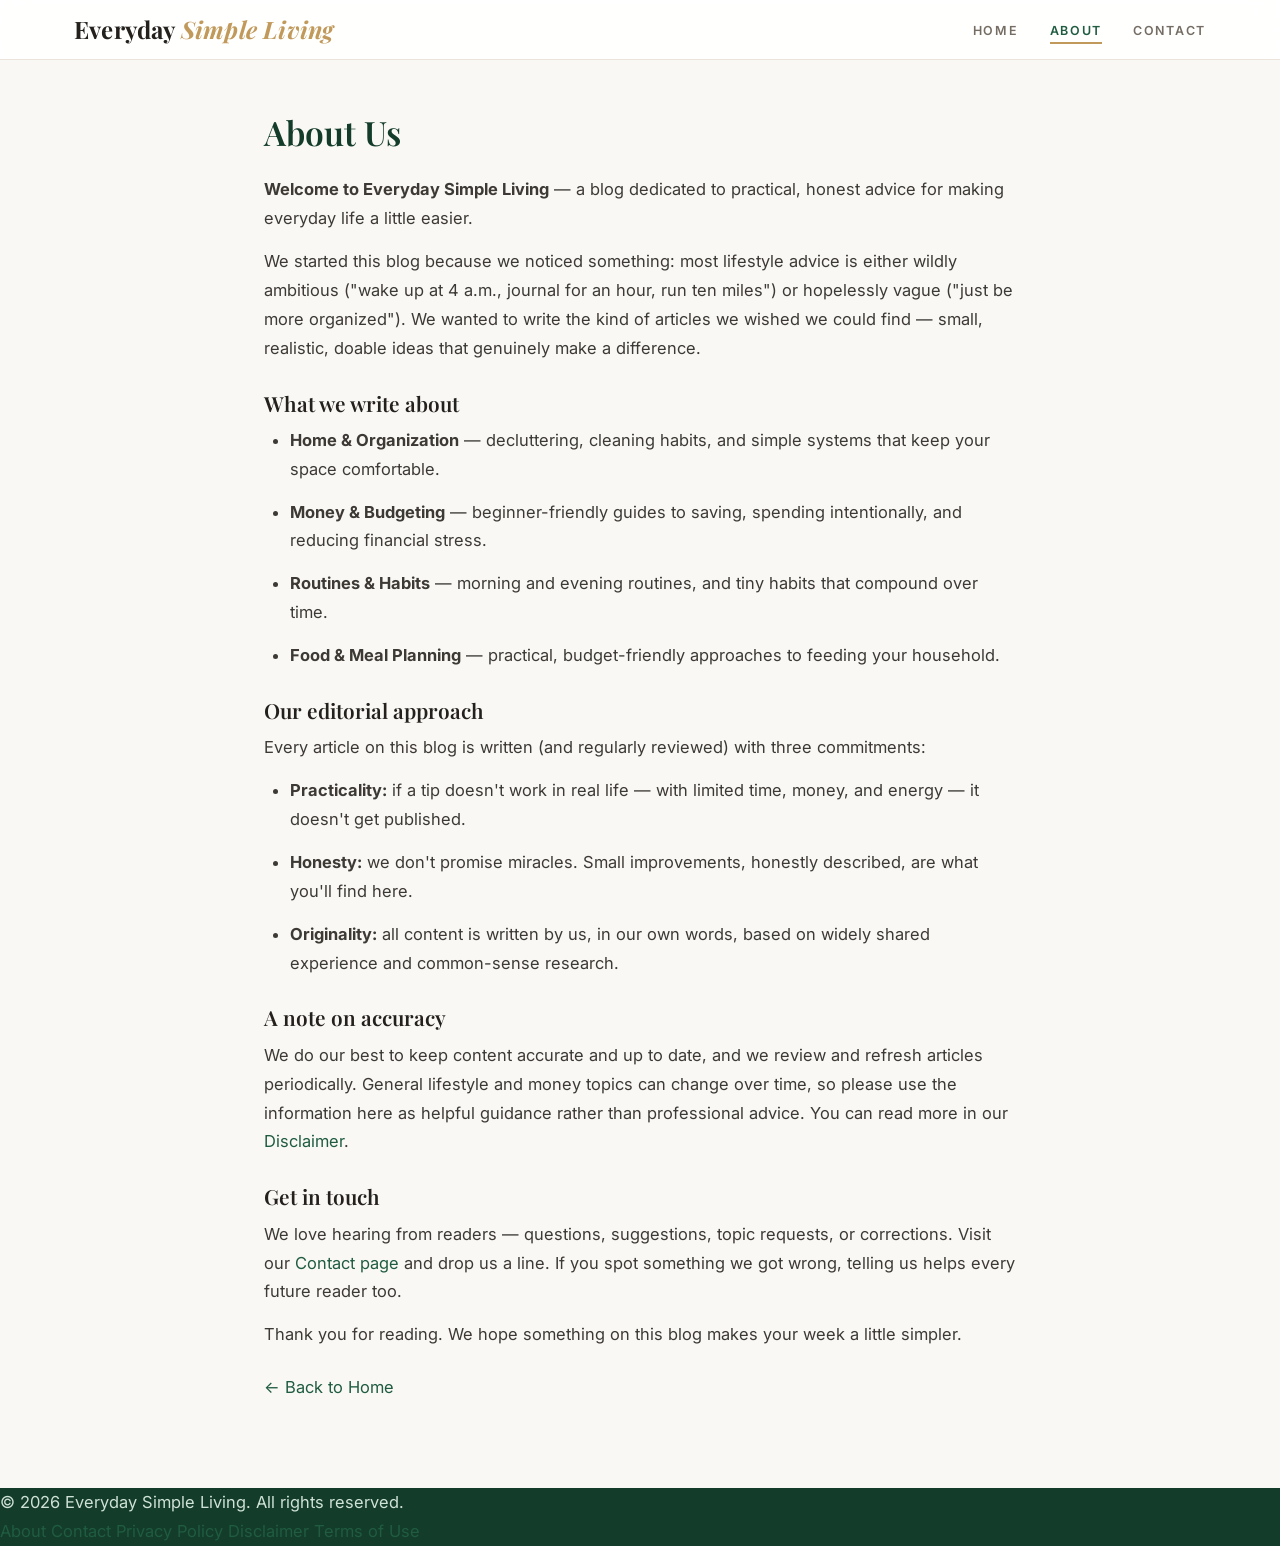
<file: about.html>
<!DOCTYPE html>
<html lang="en">
<head>
  <meta charset="UTF-8">
  <meta name="viewport" content="width=device-width, initial-scale=1.0">
  <title>About Us — Everyday Simple Living</title>
  <meta name="description" content="Learn about Everyday Simple Living — a blog sharing practical tips on home organization, budgeting, routines, and everyday habits for a calmer life.">
  <link rel="stylesheet" href="style.css">
</head>
<body>

<header class="site-header">
  <div class="header-inner">
    <a class="site-title" href="index.html">Everyday <span>Simple Living</span></a>
    <nav class="main-nav">
      <a href="index.html">Home</a>
      <a href="about.html" class="active">About</a>
      <a href="contact.html">Contact</a>
    </nav>
  </div>
</header>

<div class="static-page">
  <h1>About Us</h1>

  <p><strong>Welcome to Everyday Simple Living</strong> — a blog dedicated to practical, honest advice for making everyday life a little easier.</p>

  <p>We started this blog because we noticed something: most lifestyle advice is either wildly ambitious ("wake up at 4 a.m., journal for an hour, run ten miles") or hopelessly vague ("just be more organized"). We wanted to write the kind of articles we wished we could find — small, realistic, doable ideas that genuinely make a difference.</p>

  <h2>What we write about</h2>
  <ul>
    <li><strong>Home &amp; Organization</strong> — decluttering, cleaning habits, and simple systems that keep your space comfortable.</li>
    <li><strong>Money &amp; Budgeting</strong> — beginner-friendly guides to saving, spending intentionally, and reducing financial stress.</li>
    <li><strong>Routines &amp; Habits</strong> — morning and evening routines, and tiny habits that compound over time.</li>
    <li><strong>Food &amp; Meal Planning</strong> — practical, budget-friendly approaches to feeding your household.</li>
  </ul>

  <h2>Our editorial approach</h2>
  <p>Every article on this blog is written (and regularly reviewed) with three commitments:</p>
  <ul>
    <li><strong>Practicality:</strong> if a tip doesn't work in real life — with limited time, money, and energy — it doesn't get published.</li>
    <li><strong>Honesty:</strong> we don't promise miracles. Small improvements, honestly described, are what you'll find here.</li>
    <li><strong>Originality:</strong> all content is written by us, in our own words, based on widely shared experience and common-sense research.</li>
  </ul>

  <h2>A note on accuracy</h2>
  <p>We do our best to keep content accurate and up to date, and we review and refresh articles periodically. General lifestyle and money topics can change over time, so please use the information here as helpful guidance rather than professional advice. You can read more in our <a href="disclaimer.html">Disclaimer</a>.</p>

  <h2>Get in touch</h2>
  <p>We love hearing from readers — questions, suggestions, topic requests, or corrections. Visit our <a href="contact.html">Contact page</a> and drop us a line. If you spot something we got wrong, telling us helps every future reader too.</p>

  <p>Thank you for reading. We hope something on this blog makes your week a little simpler.</p>

  <p style="margin-top:24px;"><a href="index.html">← Back to Home</a></p>
</div>

<footer class="site-footer">
  <div class="footer-inner">
    <p>© 2026 Everyday Simple Living. All rights reserved.</p>
    <span class="legal">
      <a href="about.html">About</a>
      <a href="contact.html">Contact</a>
      <a href="privacy-policy.html">Privacy Policy</a>
      <a href="disclaimer.html">Disclaimer</a>
      <a href="terms.html">Terms of Use</a>
    </span>
  </div>
</footer>

</body>
</html>
</file>
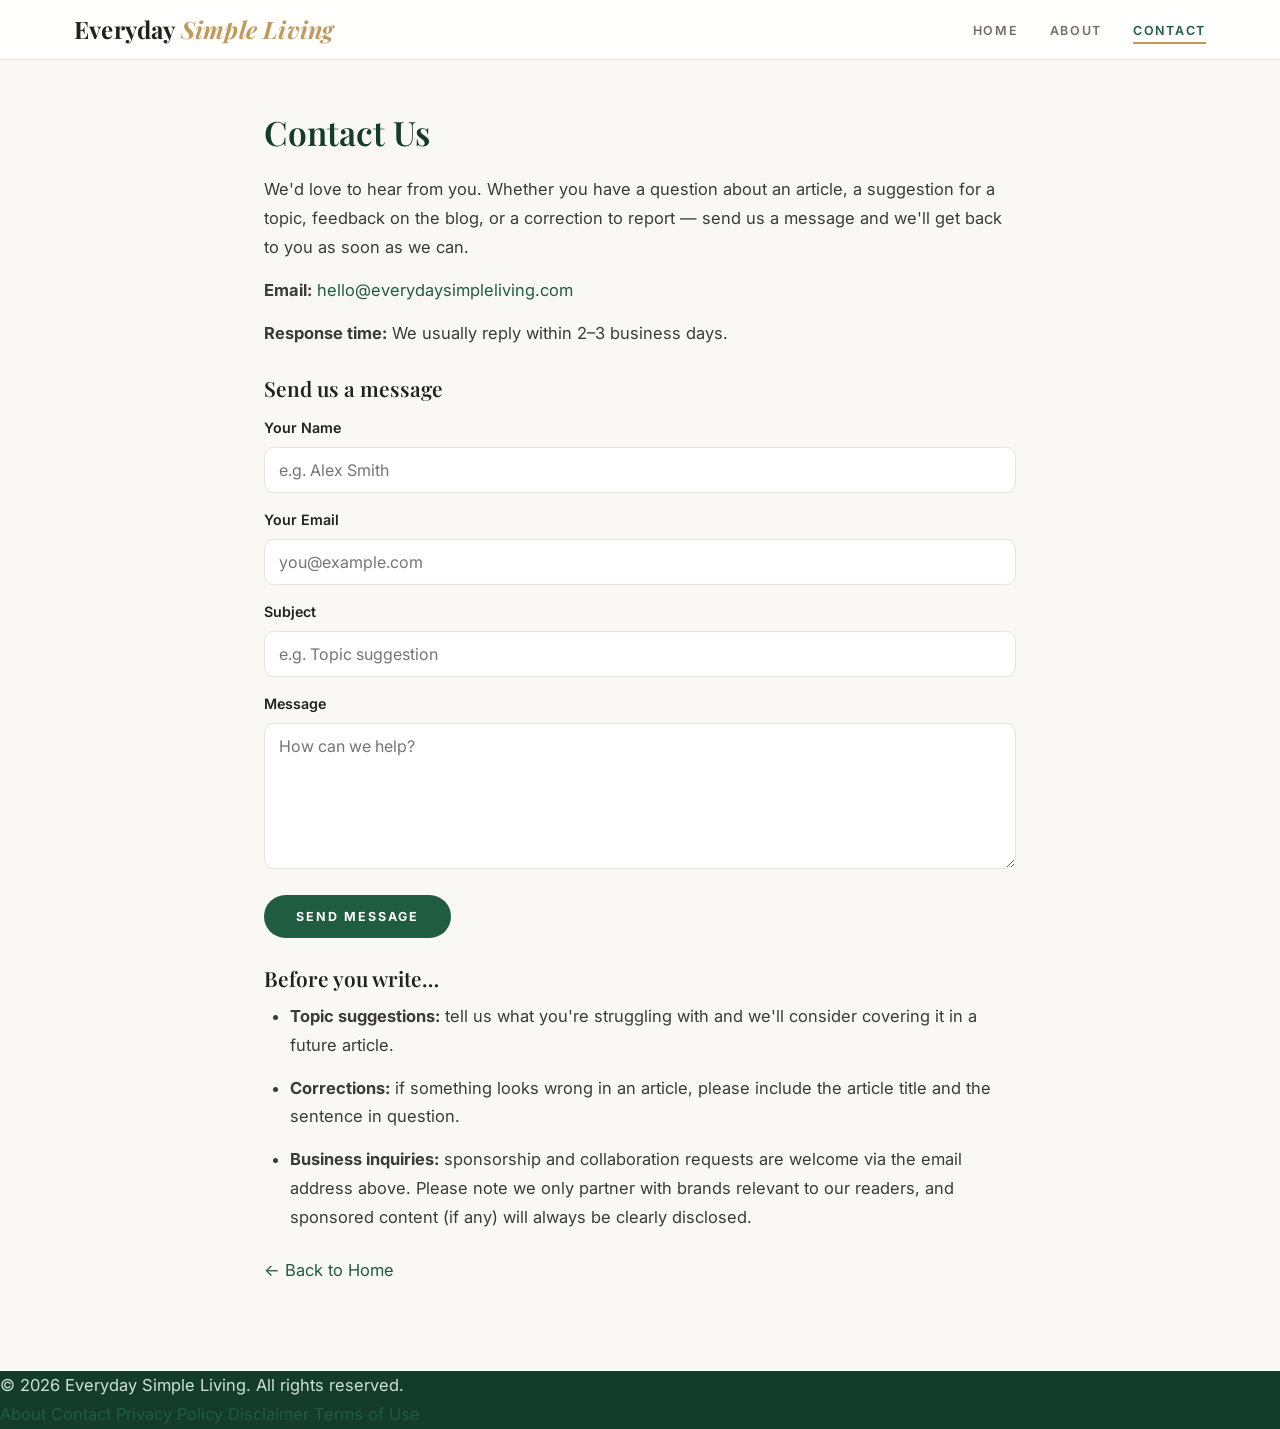
<file: contact.html>
<!DOCTYPE html>
<html lang="en">
<head>
  <meta charset="UTF-8">
  <meta name="viewport" content="width=device-width, initial-scale=1.0">
  <title>Contact Us — Everyday Simple Living</title>
  <meta name="description" content="Contact the Everyday Simple Living team — questions, suggestions, topic requests, or feedback. We usually reply within 2–3 business days.">
  <link rel="stylesheet" href="style.css">
</head>
<body>

<header class="site-header">
  <div class="header-inner">
    <a class="site-title" href="index.html">Everyday <span>Simple Living</span></a>
    <nav class="main-nav">
      <a href="index.html">Home</a>
      <a href="about.html">About</a>
      <a href="contact.html" class="active">Contact</a>
    </nav>
  </div>
</header>

<div class="static-page">
  <h1>Contact Us</h1>

  <p>We'd love to hear from you. Whether you have a question about an article, a suggestion for a topic, feedback on the blog, or a correction to report — send us a message and we'll get back to you as soon as we can.</p>

  <p><strong>Email:</strong> <a href="mailto:hello@everydaysimpleliving.com">hello@everydaysimpleliving.com</a></p>
  <p><strong>Response time:</strong> We usually reply within 2–3 business days.</p>

  <h2>Send us a message</h2>
  <form class="contact-form" action="mailto:hello@everydaysimpleliving.com" method="post" enctype="text/plain">
    <label for="name">Your Name</label>
    <input type="text" id="name" name="name" required placeholder="e.g. Alex Smith">

    <label for="email">Your Email</label>
    <input type="email" id="email" name="email" required placeholder="you@example.com">

    <label for="subject">Subject</label>
    <input type="text" id="subject" name="subject" placeholder="e.g. Topic suggestion">

    <label for="message">Message</label>
    <textarea id="message" name="message" rows="6" required placeholder="How can we help?"></textarea>

    <button type="submit">Send Message</button>
  </form>

  <h2>Before you write…</h2>
  <ul>
    <li><strong>Topic suggestions:</strong> tell us what you're struggling with and we'll consider covering it in a future article.</li>
    <li><strong>Corrections:</strong> if something looks wrong in an article, please include the article title and the sentence in question.</li>
    <li><strong>Business inquiries:</strong> sponsorship and collaboration requests are welcome via the email address above. Please note we only partner with brands relevant to our readers, and sponsored content (if any) will always be clearly disclosed.</li>
  </ul>

  <p style="margin-top:24px;"><a href="index.html">← Back to Home</a></p>
</div>

<footer class="site-footer">
  <div class="footer-inner">
    <p>© 2026 Everyday Simple Living. All rights reserved.</p>
    <span class="legal">
      <a href="about.html">About</a>
      <a href="contact.html">Contact</a>
      <a href="privacy-policy.html">Privacy Policy</a>
      <a href="disclaimer.html">Disclaimer</a>
      <a href="terms.html">Terms of Use</a>
    </span>
  </div>
</footer>

</body>
</html>
</file>
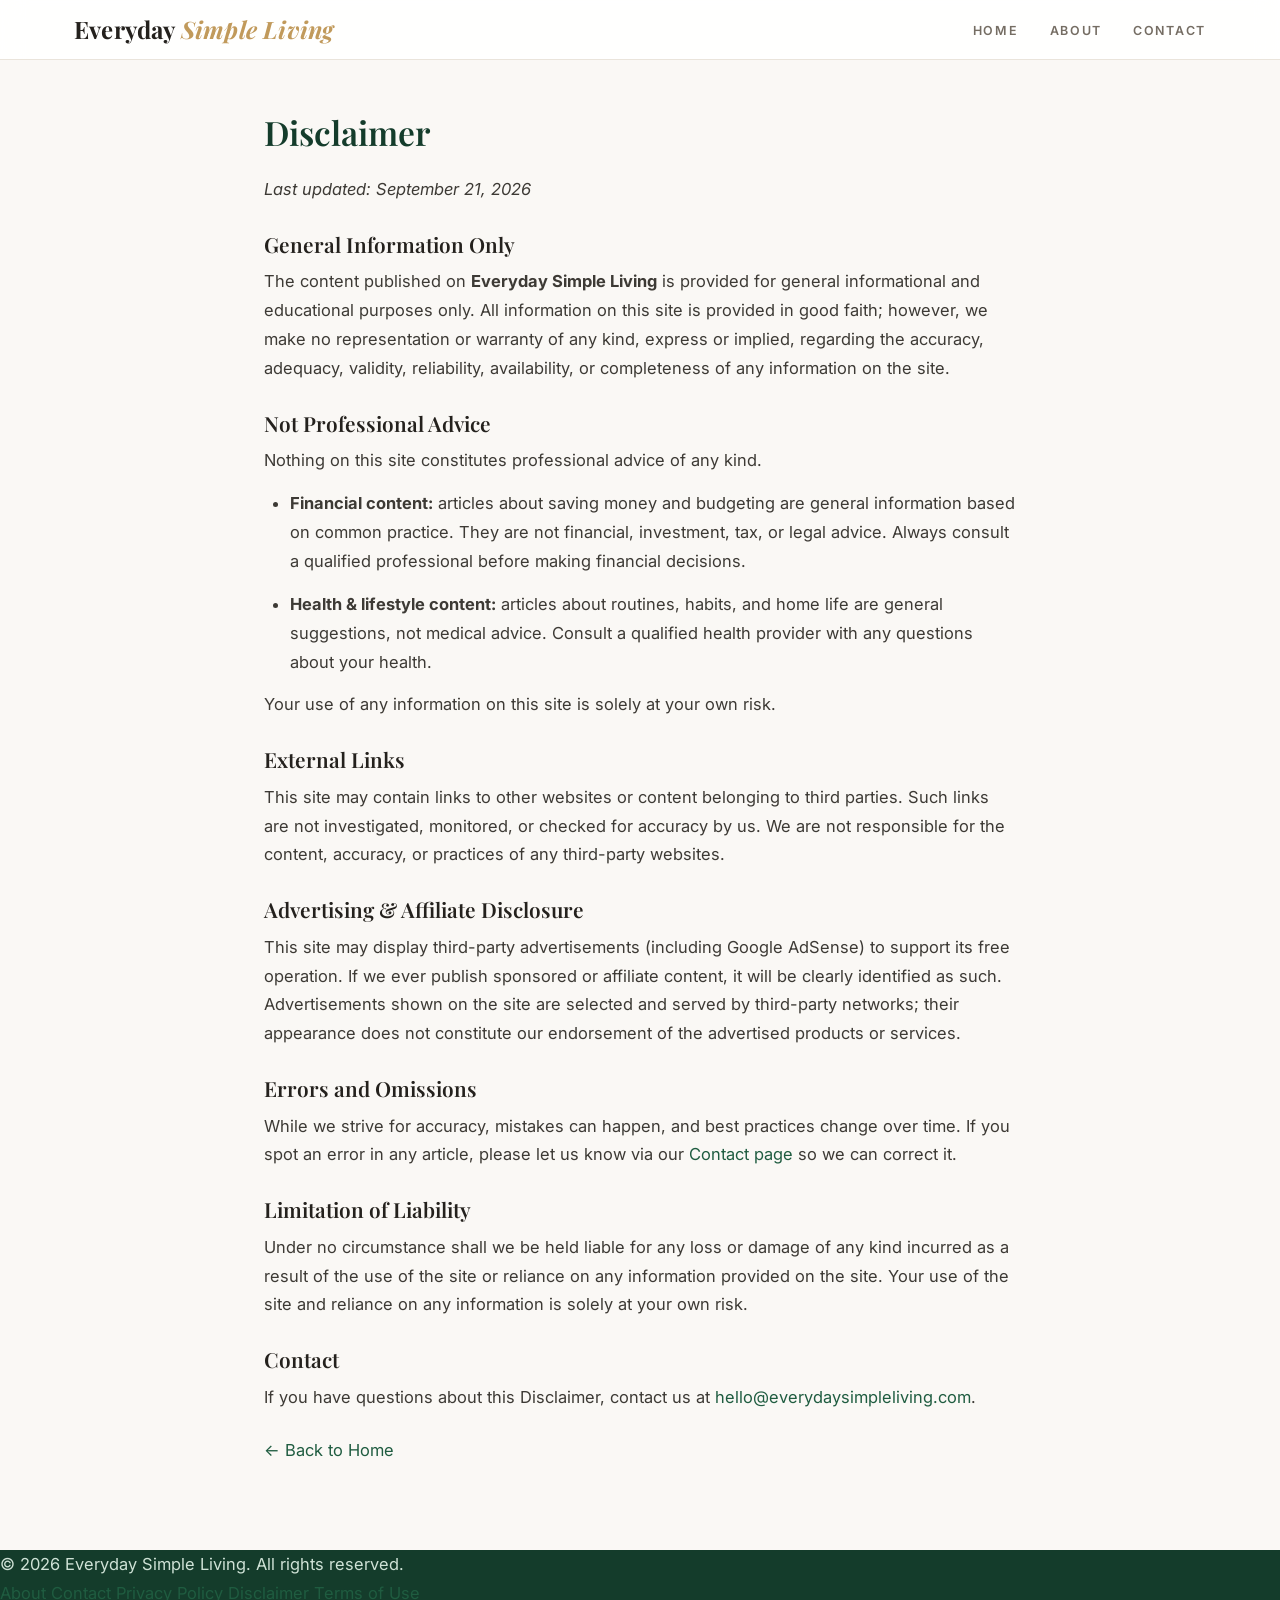
<file: disclaimer.html>
<!DOCTYPE html>
<html lang="en">
<head>
  <meta charset="UTF-8">
  <meta name="viewport" content="width=device-width, initial-scale=1.0">
  <title>Disclaimer — Everyday Simple Living</title>
  <meta name="description" content="Disclaimer for Everyday Simple Living — general information about the accuracy, completeness, and intended use of content on this blog.">
  <link rel="stylesheet" href="style.css">
</head>
<body>

<header class="site-header">
  <div class="header-inner">
    <a class="site-title" href="index.html">Everyday <span>Simple Living</span></a>
    <nav class="main-nav">
      <a href="index.html">Home</a>
      <a href="about.html">About</a>
      <a href="contact.html">Contact</a>
    </nav>
  </div>
</header>

<div class="static-page">
  <h1>Disclaimer</h1>
  <p><em>Last updated: September 21, 2026</em></p>

  <h2>General Information Only</h2>
  <p>The content published on <strong>Everyday Simple Living</strong> is provided for general informational and educational purposes only. All information on this site is provided in good faith; however, we make no representation or warranty of any kind, express or implied, regarding the accuracy, adequacy, validity, reliability, availability, or completeness of any information on the site.</p>

  <h2>Not Professional Advice</h2>
  <p>Nothing on this site constitutes professional advice of any kind.</p>
  <ul>
    <li><strong>Financial content:</strong> articles about saving money and budgeting are general information based on common practice. They are not financial, investment, tax, or legal advice. Always consult a qualified professional before making financial decisions.</li>
    <li><strong>Health &amp; lifestyle content:</strong> articles about routines, habits, and home life are general suggestions, not medical advice. Consult a qualified health provider with any questions about your health.</li>
  </ul>
  <p>Your use of any information on this site is solely at your own risk.</p>

  <h2>External Links</h2>
  <p>This site may contain links to other websites or content belonging to third parties. Such links are not investigated, monitored, or checked for accuracy by us. We are not responsible for the content, accuracy, or practices of any third-party websites.</p>

  <h2>Advertising &amp; Affiliate Disclosure</h2>
  <p>This site may display third-party advertisements (including Google AdSense) to support its free operation. If we ever publish sponsored or affiliate content, it will be clearly identified as such. Advertisements shown on the site are selected and served by third-party networks; their appearance does not constitute our endorsement of the advertised products or services.</p>

  <h2>Errors and Omissions</h2>
  <p>While we strive for accuracy, mistakes can happen, and best practices change over time. If you spot an error in any article, please let us know via our <a href="contact.html">Contact page</a> so we can correct it.</p>

  <h2>Limitation of Liability</h2>
  <p>Under no circumstance shall we be held liable for any loss or damage of any kind incurred as a result of the use of the site or reliance on any information provided on the site. Your use of the site and reliance on any information is solely at your own risk.</p>

  <h2>Contact</h2>
  <p>If you have questions about this Disclaimer, contact us at <a href="mailto:hello@everydaysimpleliving.com">hello@everydaysimpleliving.com</a>.</p>

  <p style="margin-top:24px;"><a href="index.html">← Back to Home</a></p>
</div>

<footer class="site-footer">
  <div class="footer-inner">
    <p>© 2026 Everyday Simple Living. All rights reserved.</p>
    <span class="legal">
      <a href="about.html">About</a>
      <a href="contact.html">Contact</a>
      <a href="privacy-policy.html">Privacy Policy</a>
      <a href="disclaimer.html">Disclaimer</a>
      <a href="terms.html">Terms of Use</a>
    </span>
  </div>
</footer>

</body>
</html>
</file>
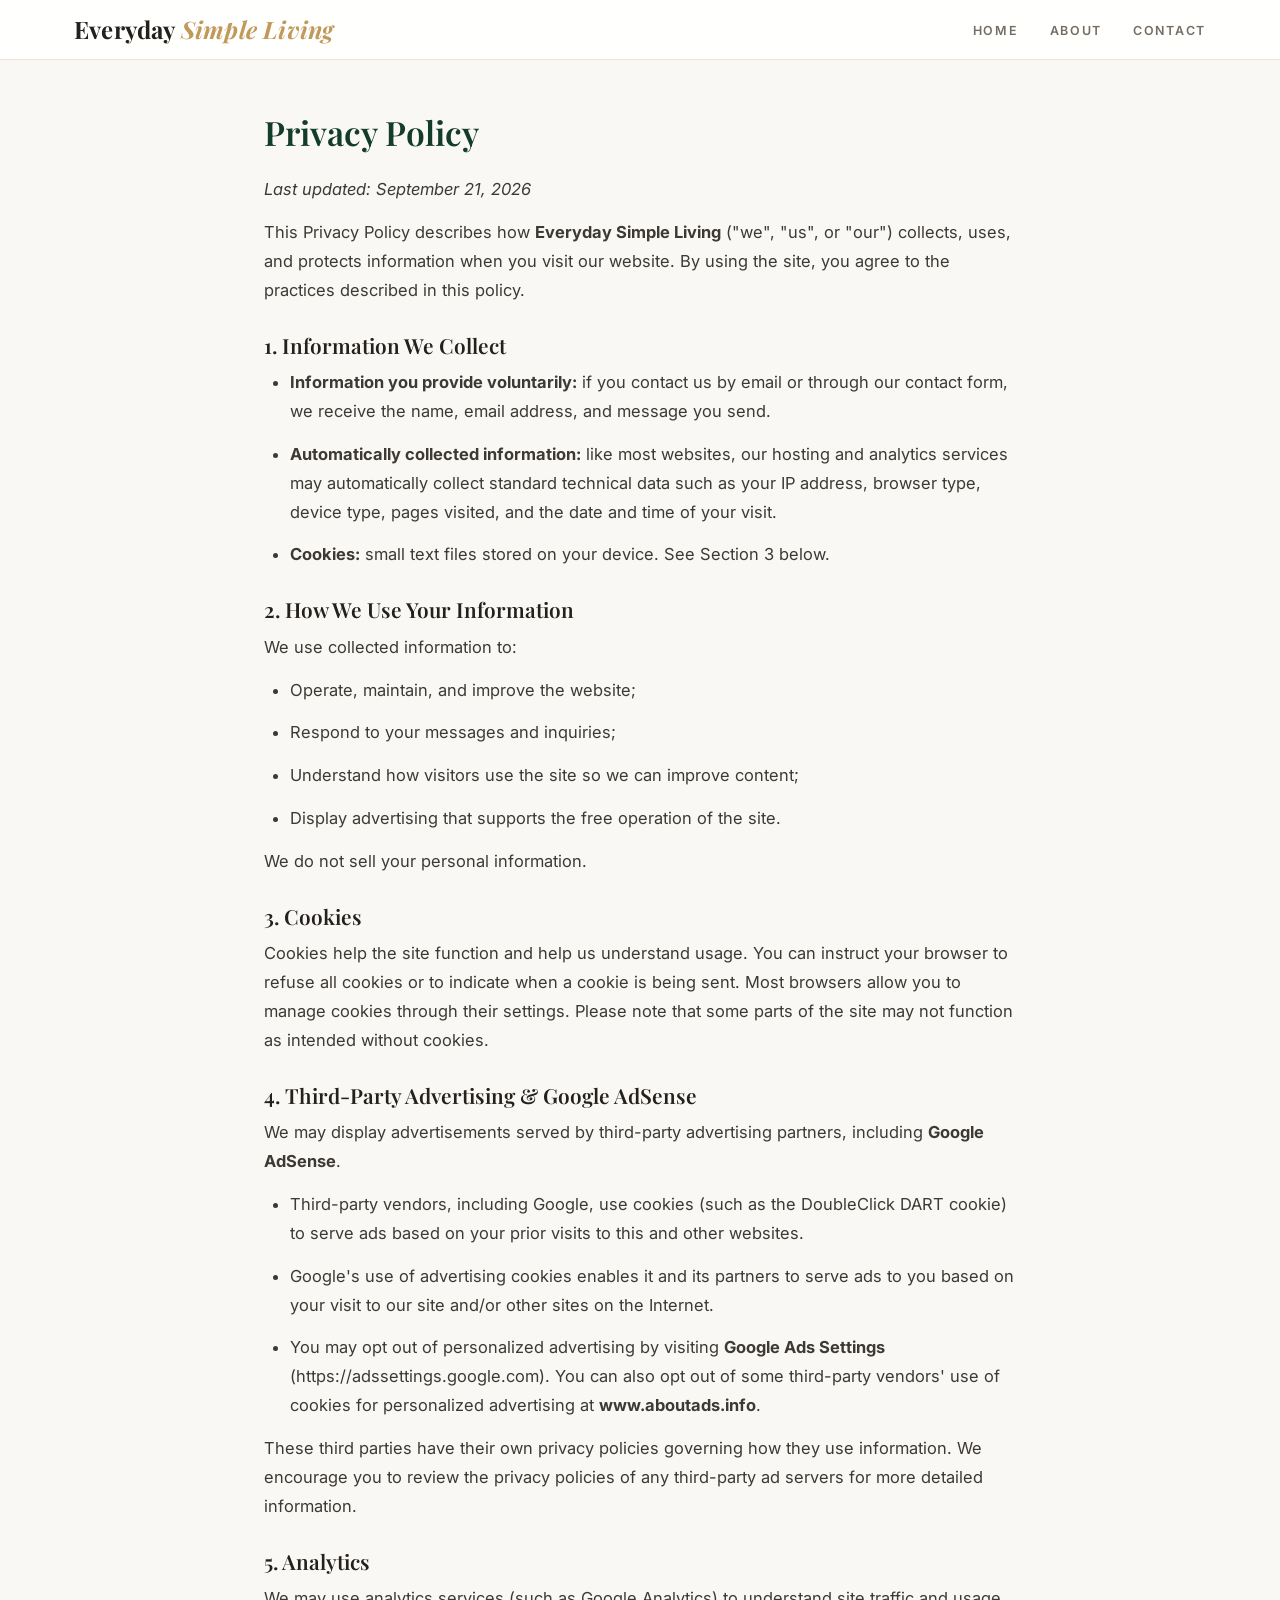
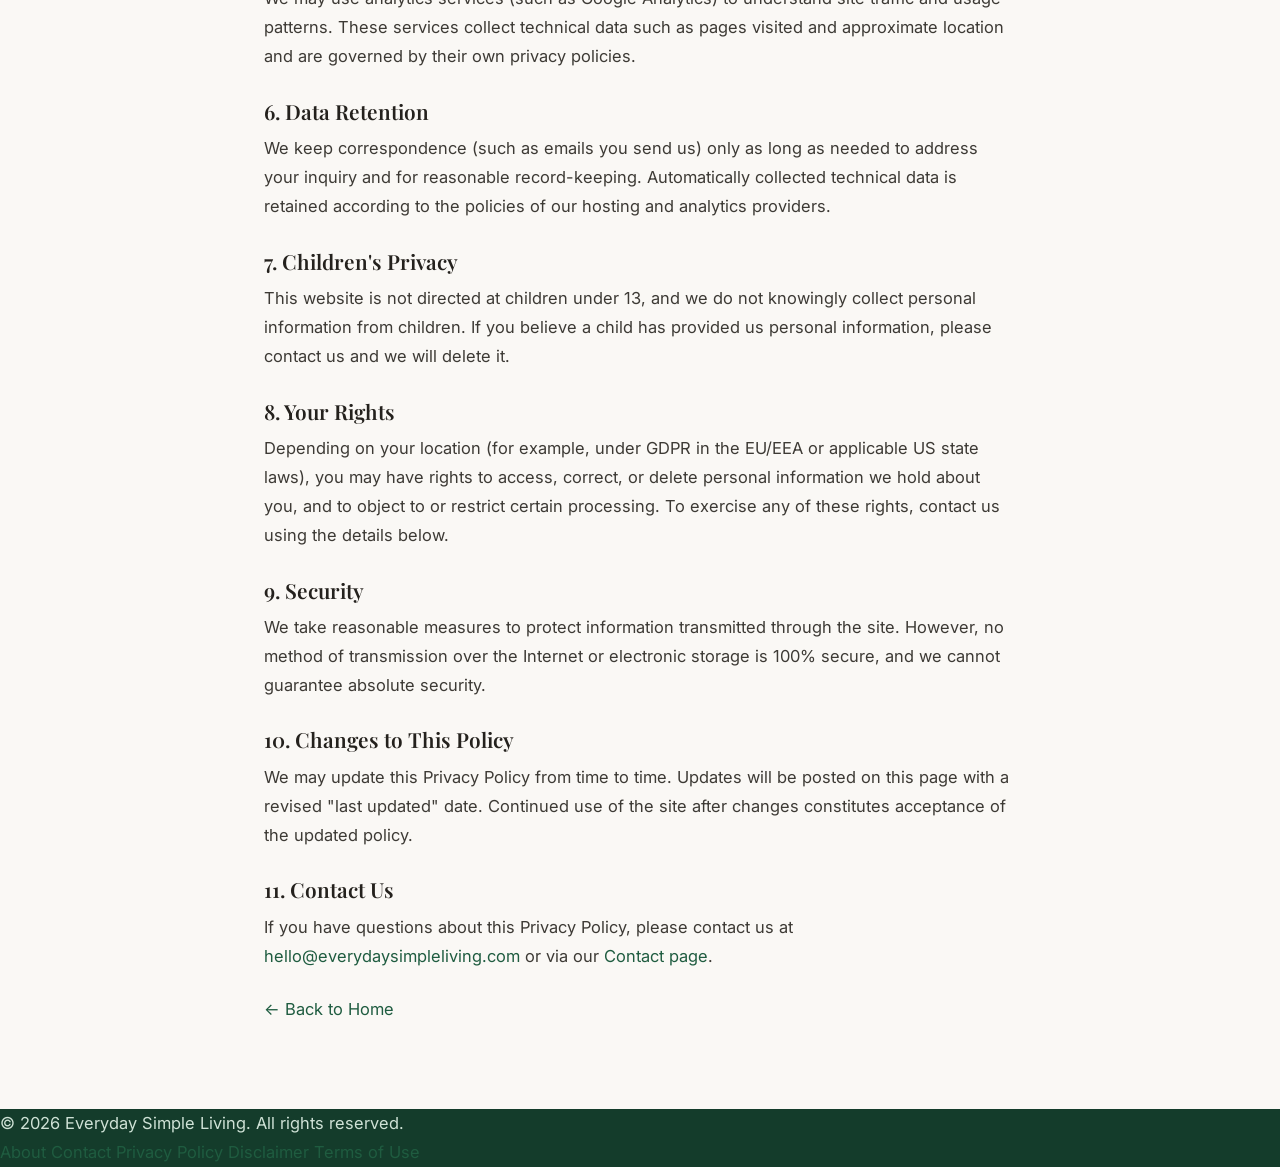
<file: privacy-policy.html>
<!DOCTYPE html>
<html lang="en">
<head>
  <meta charset="UTF-8">
  <meta name="viewport" content="width=device-width, initial-scale=1.0">
  <title>Privacy Policy — Everyday Simple Living</title>
  <meta name="description" content="Privacy Policy for Everyday Simple Living — how we collect, use, and protect your information, including cookies and third-party advertising such as Google AdSense.">
  <link rel="stylesheet" href="style.css">
</head>
<body>

<header class="site-header">
  <div class="header-inner">
    <a class="site-title" href="index.html">Everyday <span>Simple Living</span></a>
    <nav class="main-nav">
      <a href="index.html">Home</a>
      <a href="about.html">About</a>
      <a href="contact.html">Contact</a>
    </nav>
  </div>
</header>

<div class="static-page">
  <h1>Privacy Policy</h1>
  <p><em>Last updated: September 21, 2026</em></p>

  <p>This Privacy Policy describes how <strong>Everyday Simple Living</strong> ("we", "us", or "our") collects, uses, and protects information when you visit our website. By using the site, you agree to the practices described in this policy.</p>

  <h2>1. Information We Collect</h2>
  <ul>
    <li><strong>Information you provide voluntarily:</strong> if you contact us by email or through our contact form, we receive the name, email address, and message you send.</li>
    <li><strong>Automatically collected information:</strong> like most websites, our hosting and analytics services may automatically collect standard technical data such as your IP address, browser type, device type, pages visited, and the date and time of your visit.</li>
    <li><strong>Cookies:</strong> small text files stored on your device. See Section 3 below.</li>
  </ul>

  <h2>2. How We Use Your Information</h2>
  <p>We use collected information to:</p>
  <ul>
    <li>Operate, maintain, and improve the website;</li>
    <li>Respond to your messages and inquiries;</li>
    <li>Understand how visitors use the site so we can improve content;</li>
    <li>Display advertising that supports the free operation of the site.</li>
  </ul>
  <p>We do not sell your personal information.</p>

  <h2>3. Cookies</h2>
  <p>Cookies help the site function and help us understand usage. You can instruct your browser to refuse all cookies or to indicate when a cookie is being sent. Most browsers allow you to manage cookies through their settings. Please note that some parts of the site may not function as intended without cookies.</p>

  <h2>4. Third-Party Advertising &amp; Google AdSense</h2>
  <p>We may display advertisements served by third-party advertising partners, including <strong>Google AdSense</strong>.</p>
  <ul>
    <li>Third-party vendors, including Google, use cookies (such as the DoubleClick DART cookie) to serve ads based on your prior visits to this and other websites.</li>
    <li>Google's use of advertising cookies enables it and its partners to serve ads to you based on your visit to our site and/or other sites on the Internet.</li>
    <li>You may opt out of personalized advertising by visiting <strong>Google Ads Settings</strong> (https://adssettings.google.com). You can also opt out of some third-party vendors' use of cookies for personalized advertising at <strong>www.aboutads.info</strong>.</li>
  </ul>
  <p>These third parties have their own privacy policies governing how they use information. We encourage you to review the privacy policies of any third-party ad servers for more detailed information.</p>

  <h2>5. Analytics</h2>
  <p>We may use analytics services (such as Google Analytics) to understand site traffic and usage patterns. These services collect technical data such as pages visited and approximate location and are governed by their own privacy policies.</p>

  <h2>6. Data Retention</h2>
  <p>We keep correspondence (such as emails you send us) only as long as needed to address your inquiry and for reasonable record-keeping. Automatically collected technical data is retained according to the policies of our hosting and analytics providers.</p>

  <h2>7. Children's Privacy</h2>
  <p>This website is not directed at children under 13, and we do not knowingly collect personal information from children. If you believe a child has provided us personal information, please contact us and we will delete it.</p>

  <h2>8. Your Rights</h2>
  <p>Depending on your location (for example, under GDPR in the EU/EEA or applicable US state laws), you may have rights to access, correct, or delete personal information we hold about you, and to object to or restrict certain processing. To exercise any of these rights, contact us using the details below.</p>

  <h2>9. Security</h2>
  <p>We take reasonable measures to protect information transmitted through the site. However, no method of transmission over the Internet or electronic storage is 100% secure, and we cannot guarantee absolute security.</p>

  <h2>10. Changes to This Policy</h2>
  <p>We may update this Privacy Policy from time to time. Updates will be posted on this page with a revised "last updated" date. Continued use of the site after changes constitutes acceptance of the updated policy.</p>

  <h2>11. Contact Us</h2>
  <p>If you have questions about this Privacy Policy, please contact us at <a href="mailto:hello@everydaysimpleliving.com">hello@everydaysimpleliving.com</a> or via our <a href="contact.html">Contact page</a>.</p>

  <p style="margin-top:24px;"><a href="index.html">← Back to Home</a></p>
</div>

<footer class="site-footer">
  <div class="footer-inner">
    <p>© 2026 Everyday Simple Living. All rights reserved.</p>
    <span class="legal">
      <a href="about.html">About</a>
      <a href="contact.html">Contact</a>
      <a href="privacy-policy.html">Privacy Policy</a>
      <a href="disclaimer.html">Disclaimer</a>
      <a href="terms.html">Terms of Use</a>
    </span>
  </div>
</footer>

</body>
</html>
</file>
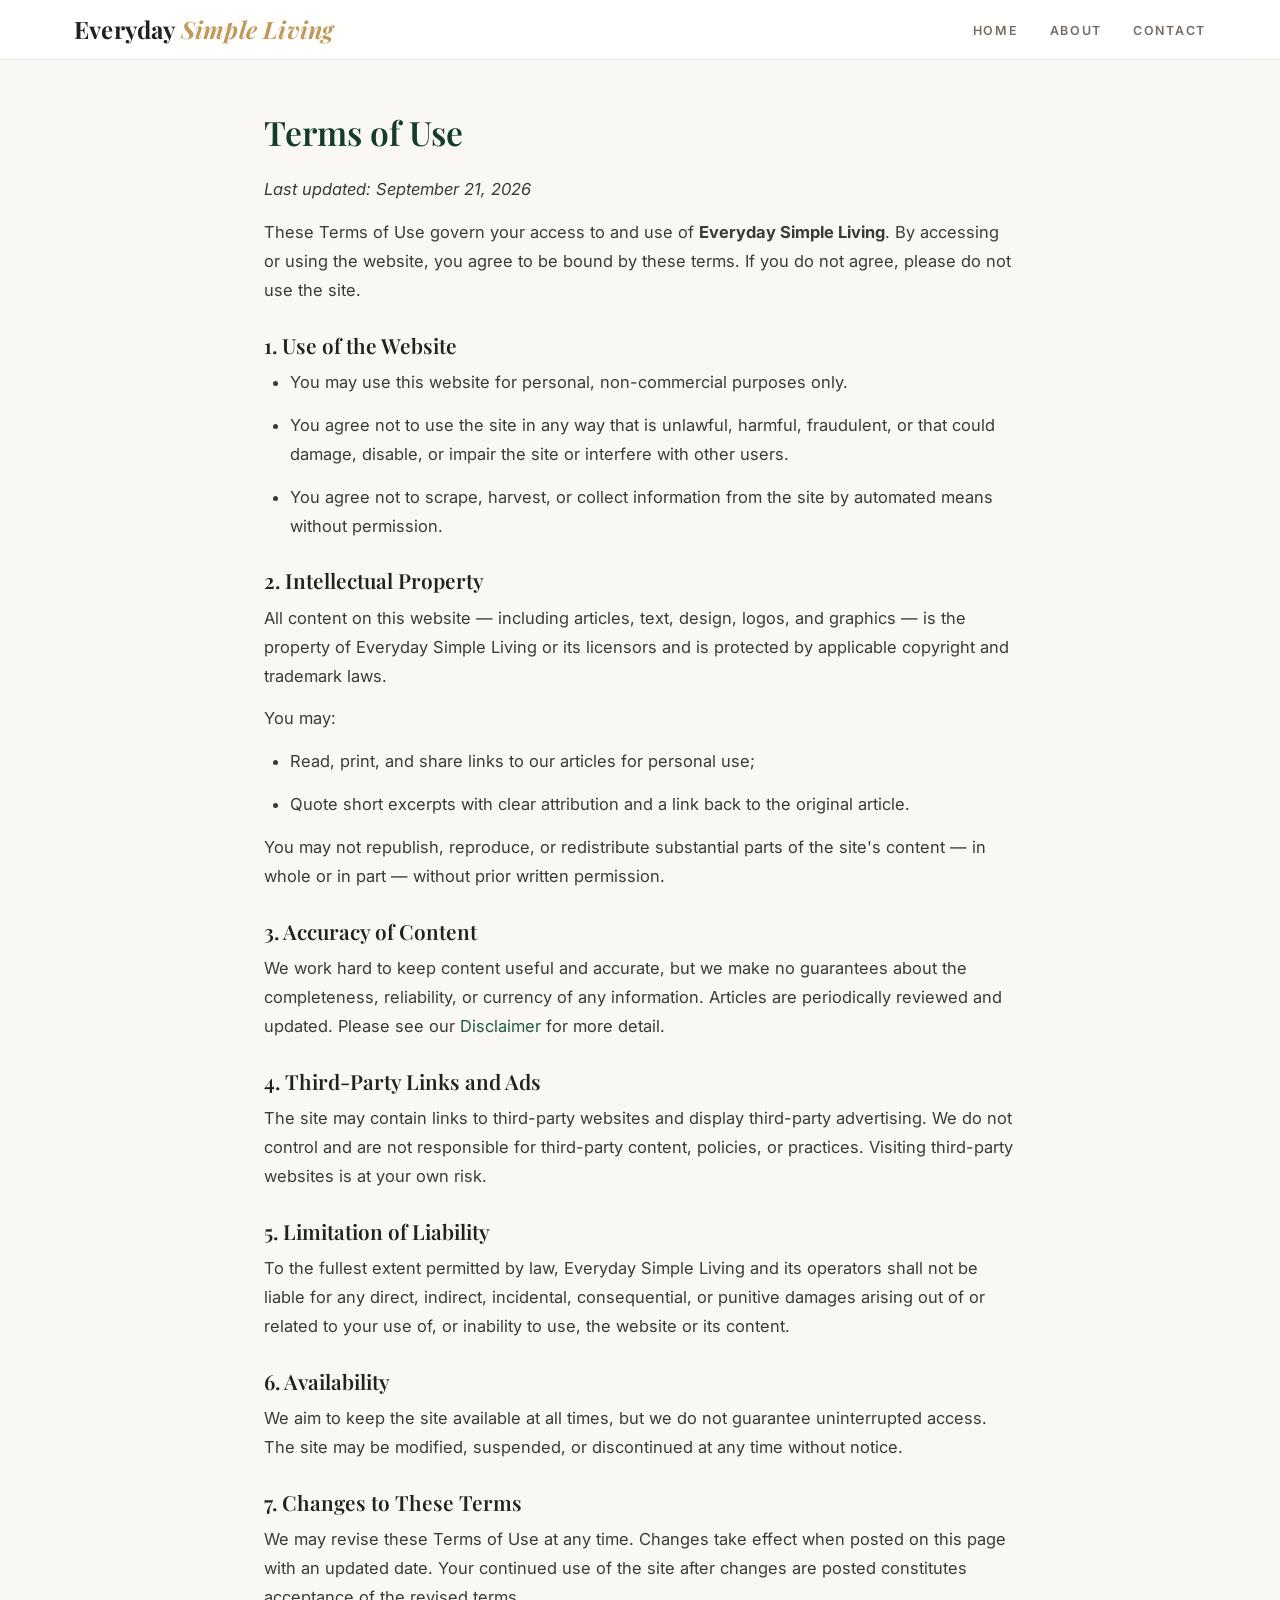
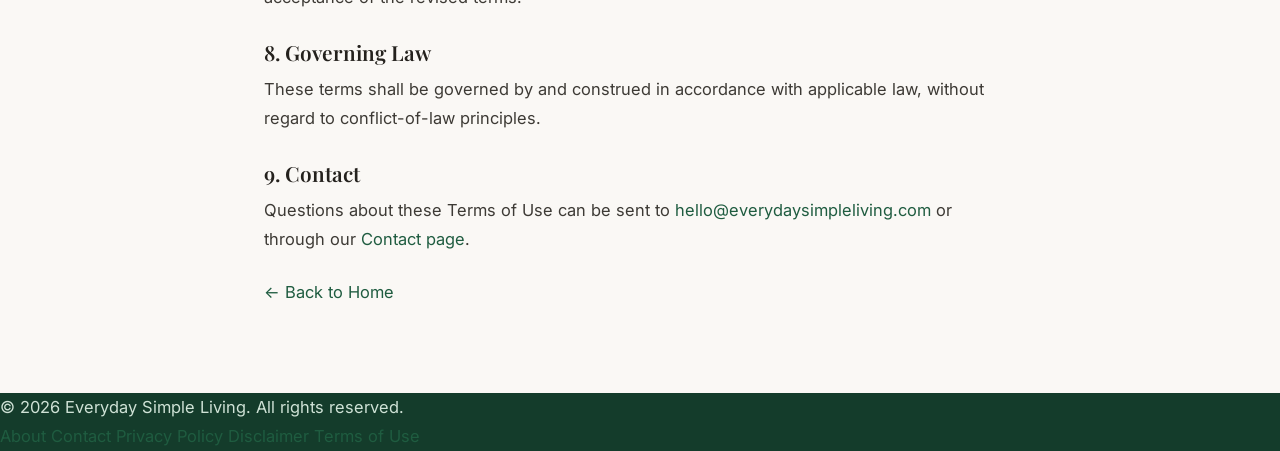
<file: terms.html>
<!DOCTYPE html>
<html lang="en">
<head>
  <meta charset="UTF-8">
  <meta name="viewport" content="width=device-width, initial-scale=1.0">
  <title>Terms of Use — Everyday Simple Living</title>
  <meta name="description" content="Terms of Use for Everyday Simple Living — the rules and conditions that govern your use of this website and its content.">
  <link rel="stylesheet" href="style.css">
</head>
<body>

<header class="site-header">
  <div class="header-inner">
    <a class="site-title" href="index.html">Everyday <span>Simple Living</span></a>
    <nav class="main-nav">
      <a href="index.html">Home</a>
      <a href="about.html">About</a>
      <a href="contact.html">Contact</a>
    </nav>
  </div>
</header>

<div class="static-page">
  <h1>Terms of Use</h1>
  <p><em>Last updated: September 21, 2026</em></p>

  <p>These Terms of Use govern your access to and use of <strong>Everyday Simple Living</strong>. By accessing or using the website, you agree to be bound by these terms. If you do not agree, please do not use the site.</p>

  <h2>1. Use of the Website</h2>
  <ul>
    <li>You may use this website for personal, non-commercial purposes only.</li>
    <li>You agree not to use the site in any way that is unlawful, harmful, fraudulent, or that could damage, disable, or impair the site or interfere with other users.</li>
    <li>You agree not to scrape, harvest, or collect information from the site by automated means without permission.</li>
  </ul>

  <h2>2. Intellectual Property</h2>
  <p>All content on this website — including articles, text, design, logos, and graphics — is the property of Everyday Simple Living or its licensors and is protected by applicable copyright and trademark laws.</p>
  <p>You may:</p>
  <ul>
    <li>Read, print, and share links to our articles for personal use;</li>
    <li>Quote short excerpts with clear attribution and a link back to the original article.</li>
  </ul>
  <p>You may not republish, reproduce, or redistribute substantial parts of the site's content — in whole or in part — without prior written permission.</p>

  <h2>3. Accuracy of Content</h2>
  <p>We work hard to keep content useful and accurate, but we make no guarantees about the completeness, reliability, or currency of any information. Articles are periodically reviewed and updated. Please see our <a href="disclaimer.html">Disclaimer</a> for more detail.</p>

  <h2>4. Third-Party Links and Ads</h2>
  <p>The site may contain links to third-party websites and display third-party advertising. We do not control and are not responsible for third-party content, policies, or practices. Visiting third-party websites is at your own risk.</p>

  <h2>5. Limitation of Liability</h2>
  <p>To the fullest extent permitted by law, Everyday Simple Living and its operators shall not be liable for any direct, indirect, incidental, consequential, or punitive damages arising out of or related to your use of, or inability to use, the website or its content.</p>

  <h2>6. Availability</h2>
  <p>We aim to keep the site available at all times, but we do not guarantee uninterrupted access. The site may be modified, suspended, or discontinued at any time without notice.</p>

  <h2>7. Changes to These Terms</h2>
  <p>We may revise these Terms of Use at any time. Changes take effect when posted on this page with an updated date. Your continued use of the site after changes are posted constitutes acceptance of the revised terms.</p>

  <h2>8. Governing Law</h2>
  <p>These terms shall be governed by and construed in accordance with applicable law, without regard to conflict-of-law principles.</p>

  <h2>9. Contact</h2>
  <p>Questions about these Terms of Use can be sent to <a href="mailto:hello@everydaysimpleliving.com">hello@everydaysimpleliving.com</a> or through our <a href="contact.html">Contact page</a>.</p>

  <p style="margin-top:24px;"><a href="index.html">← Back to Home</a></p>
</div>

<footer class="site-footer">
  <div class="footer-inner">
    <p>© 2026 Everyday Simple Living. All rights reserved.</p>
    <span class="legal">
      <a href="about.html">About</a>
      <a href="contact.html">Contact</a>
      <a href="privacy-policy.html">Privacy Policy</a>
      <a href="disclaimer.html">Disclaimer</a>
      <a href="terms.html">Terms of Use</a>
    </span>
  </div>
</footer>

</body>
</html>
</file>
<file: style.css>
@import url('https://fonts.googleapis.com/css2?family=Playfair+Display:ital,wght@0,500;0,600;0,700;1,500&family=Inter:wght@400;500;600;700&display=swap');

:root {
  --bg: #faf8f5;
  --card: #ffffff;
  --text: #24211d;
  --muted: #756d63;
  --accent: #1f5c40;
  --accent-dark: #143c2b;
  --accent-light: #e9f2ec;
  --gold: #c19a5b;
  --border: #eae4db;
  --shadow-sm: 0 4px 14px rgba(20, 40, 30, 0.06);
  --shadow: 0 12px 34px rgba(20, 40, 30, 0.09);
  --shadow-hover: 0 26px 60px rgba(20, 40, 30, 0.16);
  --max: 1180px;
  --ease: cubic-bezier(.22, .8, .24, 1);
}

* { margin: 0; padding: 0; box-sizing: border-box; }

body {
  font-family: "Inter", "Helvetica Neue", Arial, sans-serif;
  background: var(--bg);
  color: var(--text);
  line-height: 1.75;
  font-size: 16.5px;
  -webkit-font-smoothing: antialiased;
  overflow-x: hidden;
}

h1, h2, h3, .site-title, .display {
  font-family: "Playfair Display", Georgia, serif;
  line-height: 1.22;
  font-weight: 600;
}

img { display: block; max-width: 100%; }
a { color: var(--accent); text-decoration: none; }

.wrap { max-width: var(--max); margin: 0 auto; padding: 0 24px; }

/* ===== Reading progress bar ===== */
.progress-bar {
  position: fixed;
  top: 0; left: 0; right: 0;
  height: 3px;
  background: transparent;
  z-index: 999;
}
.progress-bar span {
  display: block;
  height: 100%;
  width: 100%;
  background: linear-gradient(90deg, var(--gold), var(--accent));
  transform: scaleX(0);
  transform-origin: 0 50%;
}

/* ===== Header ===== */
header.site-header {
  background: rgba(255,255,255,0.92);
  backdrop-filter: saturate(180%) blur(12px);
  border-bottom: 1px solid var(--border);
  position: sticky;
  top: 0;
  z-index: 500;
}
.header-inner {
  max-width: var(--max);
  margin: 0 auto;
  padding: 15px 24px;
  display: flex;
  align-items: center;
  justify-content: space-between;
  flex-wrap: wrap;
  gap: 12px;
}
.site-title { font-size: 1.5rem; font-weight: 700; color: var(--text); letter-spacing: .2px; }
.site-title span { color: var(--gold); font-style: italic; }
nav.main-nav a {
  margin-left: 26px;
  font-size: .78rem;
  color: var(--muted);
  font-weight: 600;
  text-transform: uppercase;
  letter-spacing: 1.7px;
  padding-bottom: 4px;
  border-bottom: 2px solid transparent;
  transition: color .25s, border-color .25s;
}
nav.main-nav a:hover, nav.main-nav a.active { color: var(--accent); border-bottom-color: var(--gold); }

/* ===== Hero ===== */
.hero {
  position: relative;
  min-height: 460px;
  display: flex;
  align-items: center;
  justify-content: center;
  text-align: center;
  background:
    linear-gradient(rgba(13, 30, 22, 0.66), rgba(13, 30, 22, 0.58)),
    url("https://images.unsplash.com/photo-1493809842364-78817add7ffb?w=1900&q=80&auto=format&fit=crop") center/cover no-repeat;
  color: #fff;
  padding: 84px 24px 76px;
  overflow: hidden;
}
.hero-inner { max-width: 750px; }
.hero .kicker {
  font-size: .72rem;
  font-weight: 700;
  letter-spacing: 4px;
  text-transform: uppercase;
  color: var(--gold);
  margin-bottom: 18px;
}
.hero h1 { font-size: 3.15rem; margin-bottom: 18px; color: #fff; letter-spacing: -.5px; }
.hero p { color: rgba(255,255,255,.87); font-size: 1.06rem; max-width: 610px; margin: 0 auto 30px; }
.btn {
  display: inline-block;
  background: var(--gold);
  color: #fff !important;
  font-weight: 700;
  font-size: .78rem;
  letter-spacing: 2px;
  text-transform: uppercase;
  padding: 14px 36px;
  border-radius: 40px;
  transition: transform .25s var(--ease), background .25s, box-shadow .25s;
  box-shadow: 0 10px 26px rgba(0,0,0,.22);
}
.btn:hover { background: #b0854a; transform: translateY(-3px); box-shadow: 0 16px 34px rgba(0,0,0,.28); }

/* ===== Layout ===== */
.container {
  max-width: var(--max);
  margin: 0 auto;
  padding: 64px 24px;
  display: grid;
  grid-template-columns: minmax(0, 1fr) 330px;
  gap: 52px;
}
main.content { min-width: 0; }

/* ===== Section headings ===== */
.section-head {
  display: flex;
  align-items: flex-end;
  justify-content: space-between;
  gap: 20px;
  margin-bottom: 34px;
}
.eyebrow {
  display: block;
  font-size: .7rem;
  font-weight: 700;
  letter-spacing: 3.2px;
  text-transform: uppercase;
  color: var(--gold);
  margin-bottom: 10px;
}
.section-head h2 { font-size: 2rem; color: var(--accent-dark); position: relative; padding-bottom: 12px; }
.section-head h2::after {
  content: "";
  position: absolute;
  left: 0; bottom: 0;
  width: 64px; height: 3px;
  background: var(--gold);
  border-radius: 3px;
  transform: scaleX(0);
  transform-origin: 0 50%;
  transition: transform .9s var(--ease);
}
.section-head.is-in h2::after, .no-anim .section-head h2::after { transform: scaleX(1); }
.view-all {
  font-size: .74rem;
  font-weight: 700;
  letter-spacing: 2px;
  text-transform: uppercase;
  color: var(--muted);
  white-space: nowrap;
  padding-bottom: 3px;
  border-bottom: 1px solid var(--border);
  transition: color .2s, border-color .2s;
}
.view-all:hover { color: var(--accent); border-color: var(--accent); }

/* ===== Chips / meta ===== */
.chip {
  display: inline-block;
  background: rgba(255,255,255,.94);
  color: var(--accent-dark);
  font-size: .66rem;
  font-weight: 700;
  letter-spacing: 1.8px;
  text-transform: uppercase;
  padding: 7px 15px;
  border-radius: 30px;
}
.chip--inline {
  background: var(--accent-light);
  color: var(--accent-dark);
  backdrop-filter: none;
}
.chip--gold { background: var(--gold); color: #fff; }

.meta {
  font-size: .72rem;
  color: var(--muted);
  letter-spacing: 1.4px;
  text-transform: uppercase;
  font-weight: 600;
  margin-bottom: 10px;
}
.byline-row {
  display: flex;
  align-items: center;
  gap: 10px;
  font-size: .8rem;
  color: var(--muted);
  font-weight: 500;
}
.avatar {
  width: 34px; height: 34px;
  border-radius: 50%;
  background: var(--accent-dark);
  color: #fff;
  display: inline-flex;
  align-items: center;
  justify-content: center;
  font-family: "Playfair Display", Georgia, serif;
  font-size: .72rem;
  font-weight: 700;
  letter-spacing: .5px;
  flex-shrink: 0;
}
.byline-row .dot { width: 4px; height: 4px; border-radius: 50%; background: var(--border); }
.byline-row strong { color: var(--text); font-weight: 600; }

/* ===== Featured story ===== */
article.featured {
  background: var(--card);
  border-radius: 18px;
  overflow: hidden;
  box-shadow: var(--shadow);
  display: grid;
  grid-template-columns: 1.05fr 1fr;
  transition: box-shadow .35s var(--ease), transform .35s var(--ease);
}
article.featured:hover { box-shadow: var(--shadow-hover); transform: translateY(-3px); }
.featured-media { position: relative; overflow: hidden; min-height: 340px; }
.featured-media img { width: 100%; height: 100%; object-fit: cover; }
.featured-media .chip { position: absolute; top: 16px; left: 16px; }
.featured-body { padding: 44px 40px; display: flex; flex-direction: column; justify-content: center; }
.featured-body h2 { font-size: 1.85rem; margin: 14px 0 16px; }
.featured-body h2 a { color: var(--text); transition: color .25s; }
.featured-body h2 a:hover { color: var(--accent); }
.featured-body p { color: var(--muted); margin-bottom: 24px; font-size: .97rem; }

.read-more {
  display: inline-flex;
  align-items: center;
  gap: 9px;
  font-weight: 700;
  font-size: .74rem;
  letter-spacing: 2px;
  text-transform: uppercase;
  color: var(--accent);
  transition: color .2s, gap .25s var(--ease);
}
.read-more::after { content: "\2192"; transition: transform .25s var(--ease); }
.read-more:hover { color: var(--gold); }
.read-more:hover::after { transform: translateX(5px); }

/* ===== ARTICLES BAND (signature section) ===== */
.articles-band {
  background: #ffffff;
  border-top: 1px solid var(--border);
  border-bottom: 1px solid var(--border);
  padding: 82px 0 88px;
  position: relative;
}
.articles-band::before {
  content: "";
  position: absolute;
  top: 0; left: 0; right: 0;
  height: 4px;
  background: linear-gradient(90deg, var(--accent) 0%, var(--gold) 55%, var(--accent-light) 100%);
}
.articles-band .section-head { margin-bottom: 44px; }

.article-grid {
  display: grid;
  grid-template-columns: repeat(2, minmax(0, 1fr));
  gap: 34px;
}
.story {
  position: relative;
  background: var(--card);
  border: 1px solid var(--border);
  border-radius: 18px;
  overflow: hidden;
  display: flex;
  flex-direction: column;
  box-shadow: var(--shadow-sm);
  transition: transform .4s var(--ease), box-shadow .4s var(--ease), border-color .4s;
}
.story:hover { transform: translateY(-7px); box-shadow: var(--shadow-hover); border-color: transparent; }
.story-media { position: relative; overflow: hidden; aspect-ratio: 16 / 10; }
.story-media img { width: 100%; height: 100%; object-fit: cover; }
.story-media::after {
  content: "";
  position: absolute;
  inset: 0;
  background: linear-gradient(180deg, rgba(10,26,18,0) 45%, rgba(10,26,18,.55) 100%);
  opacity: .85;
  transition: opacity .4s;
}
.story:hover .story-media::after { opacity: .6; }
.story-media .chip { position: absolute; top: 15px; left: 15px; z-index: 2; }
.story-no {
  position: absolute;
  right: 16px; bottom: 10px;
  z-index: 2;
  font-family: "Playfair Display", Georgia, serif;
  font-size: 2.6rem;
  font-weight: 700;
  color: rgba(255,255,255,.92);
  line-height: 1;
  letter-spacing: -1px;
}
.story-body { padding: 26px 28px 28px; display: flex; flex-direction: column; flex: 1; }
.story-title { font-size: 1.32rem; margin-bottom: 12px; }
.story-title a { color: var(--text); transition: color .25s; }
.story-title a:hover { color: var(--accent); }
.story p.excerpt { color: var(--muted); font-size: .93rem; margin-bottom: 22px; }
.story .story-foot {
  margin-top: auto;
  padding-top: 18px;
  border-top: 1px solid var(--border);
  display: flex;
  align-items: center;
  justify-content: space-between;
  gap: 14px;
}

/* ===== CTA band ===== */
.cta-band {
  background:
    linear-gradient(rgba(16, 40, 28, .9), rgba(16, 40, 28, .92)),
    url("https://images.unsplash.com/photo-1490645935967-10de6ba17061?w=1600&q=75&auto=format&fit=crop") center/cover no-repeat;
  color: #fff;
  padding: 72px 0;
  text-align: center;
}
.cta-band h2 { font-size: 2rem; margin-bottom: 12px; color: #fff; }
.cta-band p { color: rgba(255,255,255,.82); max-width: 520px; margin: 0 auto 26px; font-size: .97rem; }
.cta-form { display: flex; gap: 12px; max-width: 470px; margin: 0 auto; flex-wrap: wrap; }
.cta-form input {
  flex: 1 1 220px;
  padding: 14px 18px;
  border: 1px solid rgba(255,255,255,.28);
  background: rgba(255,255,255,.1);
  color: #fff;
  border-radius: 40px;
  font-family: inherit;
  font-size: .94rem;
}
.cta-form input::placeholder { color: rgba(255,255,255,.6); }
.cta-form button {
  background: var(--gold);
  color: #fff;
  border: none;
  padding: 14px 34px;
  border-radius: 40px;
  font-weight: 700;
  font-size: .76rem;
  letter-spacing: 2px;
  text-transform: uppercase;
  cursor: pointer;
  font-family: inherit;
  transition: background .25s, transform .25s var(--ease);
}
.cta-form button:hover { background: #b0854a; transform: translateY(-2px); }

/* ===== Sidebar ===== */
aside.sidebar { display: grid; gap: 30px; align-content: start; }
.widget {
  background: var(--card);
  border: 1px solid var(--border);
  border-radius: 18px;
  padding: 28px;
  box-shadow: var(--shadow-sm);
}
.widget-title {
  font-size: 1.12rem;
  color: var(--accent-dark);
  margin-bottom: 18px;
  position: relative;
  padding-bottom: 11px;
}
.widget-title::after {
  content: "";
  position: absolute;
  left: 0; bottom: 0;
  width: 42px; height: 3px;
  background: var(--gold);
  border-radius: 3px;
}
.widget p { font-size: .92rem; color: var(--muted); }
.widget-about { text-align: center; }
.about-img { width: 96px; height: 96px; object-fit: cover; border-radius: 50%; margin: 0 auto 16px; border: 3px solid var(--accent-light); }

.cat-list { list-style: none; }
.cat-list li a {
  display: flex;
  align-items: center;
  gap: 14px;
  padding: 11px 0;
  color: var(--text);
  border-bottom: 1px solid var(--border);
  transition: padding-left .3s var(--ease);
}
.cat-list li:last-child a { border-bottom: none; }
.cat-list li a:hover { padding-left: 7px; }
.cat-list li a:hover .cat-name { color: var(--accent); }
.cat-list img { width: 52px; height: 52px; object-fit: cover; border-radius: 12px; }
.cat-name { font-weight: 600; font-size: .93rem; }
.cat-count {
  margin-left: auto;
  background: var(--accent-light);
  color: var(--accent-dark);
  font-size: .7rem;
  font-weight: 700;
  padding: 3px 11px;
  border-radius: 20px;
}

.pop-list { list-style: none; }
.pop-list li a {
  display: flex;
  gap: 14px;
  align-items: center;
  padding: 13px 0;
  border-bottom: 1px solid var(--border);
}
.pop-list li:last-child a { border-bottom: none; }
.pop-list img { width: 62px; height: 62px; object-fit: cover; border-radius: 12px; flex-shrink: 0; transition: transform .35s var(--ease); }
.pop-list li a:hover img { transform: scale(1.06); }
.pop-title { font-weight: 600; font-size: .89rem; color: var(--text); line-height: 1.45; }
.pop-list li a:hover .pop-title { color: var(--accent); }
.pop-meta { display: block; font-size: .7rem; letter-spacing: 1.2px; text-transform: uppercase; color: var(--muted); margin-top: 4px; }

/* ===== Article page ===== */
.single-article { max-width: 820px; margin: 0 auto; padding: 52px 24px 72px; }
.single-article .meta { margin-bottom: 14px; }
.single-article h1 { font-size: 2.45rem; margin-bottom: 20px; letter-spacing: -.4px; }
.single-article h2 { font-size: 1.55rem; margin: 36px 0 12px; color: var(--accent-dark); }
.single-article h3 { font-size: 1.14rem; margin: 24px 0 8px; }
.single-article p { margin-bottom: 17px; }
.single-article ul, .single-article ol { margin: 0 0 18px 26px; }
.single-article li { margin-bottom: 7px; }
.byline {
  display: flex;
  align-items: center;
  gap: 12px;
  color: var(--muted);
  font-size: .78rem;
  letter-spacing: 1.2px;
  text-transform: uppercase;
  font-weight: 600;
  border-bottom: 1px solid var(--border);
  padding-bottom: 20px;
  margin-bottom: 30px;
}
.post-hero-wrap { margin: 0 0 34px; }
.post-hero-wrap img {
  width: 100%;
  max-height: 400px;
  object-fit: cover;
  border-radius: 18px;
  box-shadow: var(--shadow);
}
.post-hero-wrap figcaption {
  font-size: .74rem;
  color: var(--muted);
  margin-top: 10px;
  text-align: center;
  letter-spacing: .6px;
}
.back-link { margin-top: 44px; display: inline-block; font-weight: 600; }

/* ===== Static pages ===== */
.static-page { max-width: 800px; margin: 0 auto; padding: 52px 24px 72px; }
.static-page h1 { font-size: 2.1rem; margin-bottom: 22px; color: var(--accent-dark); }
.static-page h2 { font-size: 1.3rem; margin: 28px 0 10px; }
.static-page p, .static-page li { margin-bottom: 14px; color: #3d3a35; }
.static-page ul { margin: 0 0 14px 26px; }

/* contact form */
.contact-form label { display: block; font-weight: 600; margin: 15px 0 6px; font-size: .89rem; }
.contact-form input, .contact-form textarea {
  width: 100%;
  padding: 12px 14px;
  border: 1px solid var(--border);
  border-radius: 10px;
  font-size: 1rem;
  font-family: inherit;
  background: var(--card);
}
.contact-form button {
  margin-top: 18px;
  background: var(--accent);
  color: #fff;
  border: none;
  padding: 14px 32px;
  border-radius: 40px;
  font-size: .78rem;
  font-weight: 700;
  letter-spacing: 2px;
  text-transform: uppercase;
  cursor: pointer;
  font-family: inherit;
  transition: background .25s, transform .25s var(--ease);
}
.contact-form button:hover { background: var(--accent-dark); transform: translateY(-2px); }

/* ===== Footer ===== */
footer.site-footer { background: var(--accent-dark); color: #cfe2d6; }
.footer-top {
  max-width: var(--max);
  margin: 0 auto;
  padding: 56px 24px 36px;
  display: grid;
  grid-template-columns: 1.5fr 1fr 1fr;
  gap: 44px;
}
.footer-top h3 { color: #fff; font-family: "Inter", sans-serif; font-size: 1rem; font-weight: 700; margin-bottom: 16px; letter-spacing: .3px; }
.footer-top p, .footer-top li { font-size: .89rem; }
.footer-top ul { list-style: none; }
.footer-top ul li { margin-bottom: 9px; }
.footer-top a { color: #cfe2d6; transition: color .2s, padding-left .25s var(--ease); }
.footer-top a:hover { color: #fff; }
.footer-brand { font-family: "Playfair Display", Georgia, serif; font-size: 1.45rem; color: #fff; margin-bottom: 12px; }
.footer-brand span { color: var(--gold); font-style: italic; }
.footer-bottom {
  border-top: 1px solid rgba(255,255,255,0.13);
  max-width: var(--max);
  margin: 0 auto;
  padding: 22px 24px;
  text-align: center;
  font-size: .79rem;
}
.footer-bottom a { color: #fff; margin: 0 10px; }
.footer-bottom .legal { display: block; margin-top: 9px; }

/* ===== GSAP initial states (only when JS active) ===== */
.js [data-reveal],
.js [data-reveal-stagger],
.js .story,
.js .featured,
.js .hero .kicker,
.js .hero h1,
.js .hero p,
.js .hero .btn { opacity: 0; }

.no-anim [data-reveal],
.no-anim [data-reveal-stagger],
.no-anim .story,
.no-anim .featured { opacity: 1 !important; transform: none !important; }

@media (prefers-reduced-motion: reduce) {
  .js [data-reveal], .js [data-reveal-stagger], .js .story, .js .featured,
  .js .hero .kicker, .js .hero h1, .js .hero p, .js .hero .btn { opacity: 1 !important; }
  * { animation: none !important; transition-duration: .01ms !important; }
}

/* ===== Responsive ===== */
@media (max-width: 1040px) {
  .container { grid-template-columns: 1fr; gap: 46px; }
  .hero h1 { font-size: 2.5rem; }
}
@media (max-width: 820px) {
  .article-grid { grid-template-columns: 1fr; gap: 26px; }
  article.featured { grid-template-columns: 1fr; }
  .featured-media { min-height: 250px; }
  .featured-body { padding: 30px 26px; }
  .hero { min-height: 380px; padding: 64px 22px; }
  .hero h1 { font-size: 2rem; }
  .single-article h1 { font-size: 1.85rem; }
  .articles-band { padding: 56px 0 60px; }
  .footer-top { grid-template-columns: 1fr; gap: 30px; }
}
@media (max-width: 560px) {
  body { font-size: 16px; }
  nav.main-nav a { margin-left: 16px; letter-spacing: 1.2px; font-size: .72rem; }
  .story-body { padding: 22px 22px 24px; }
  .cta-band { padding: 54px 0; }
}
</file>
